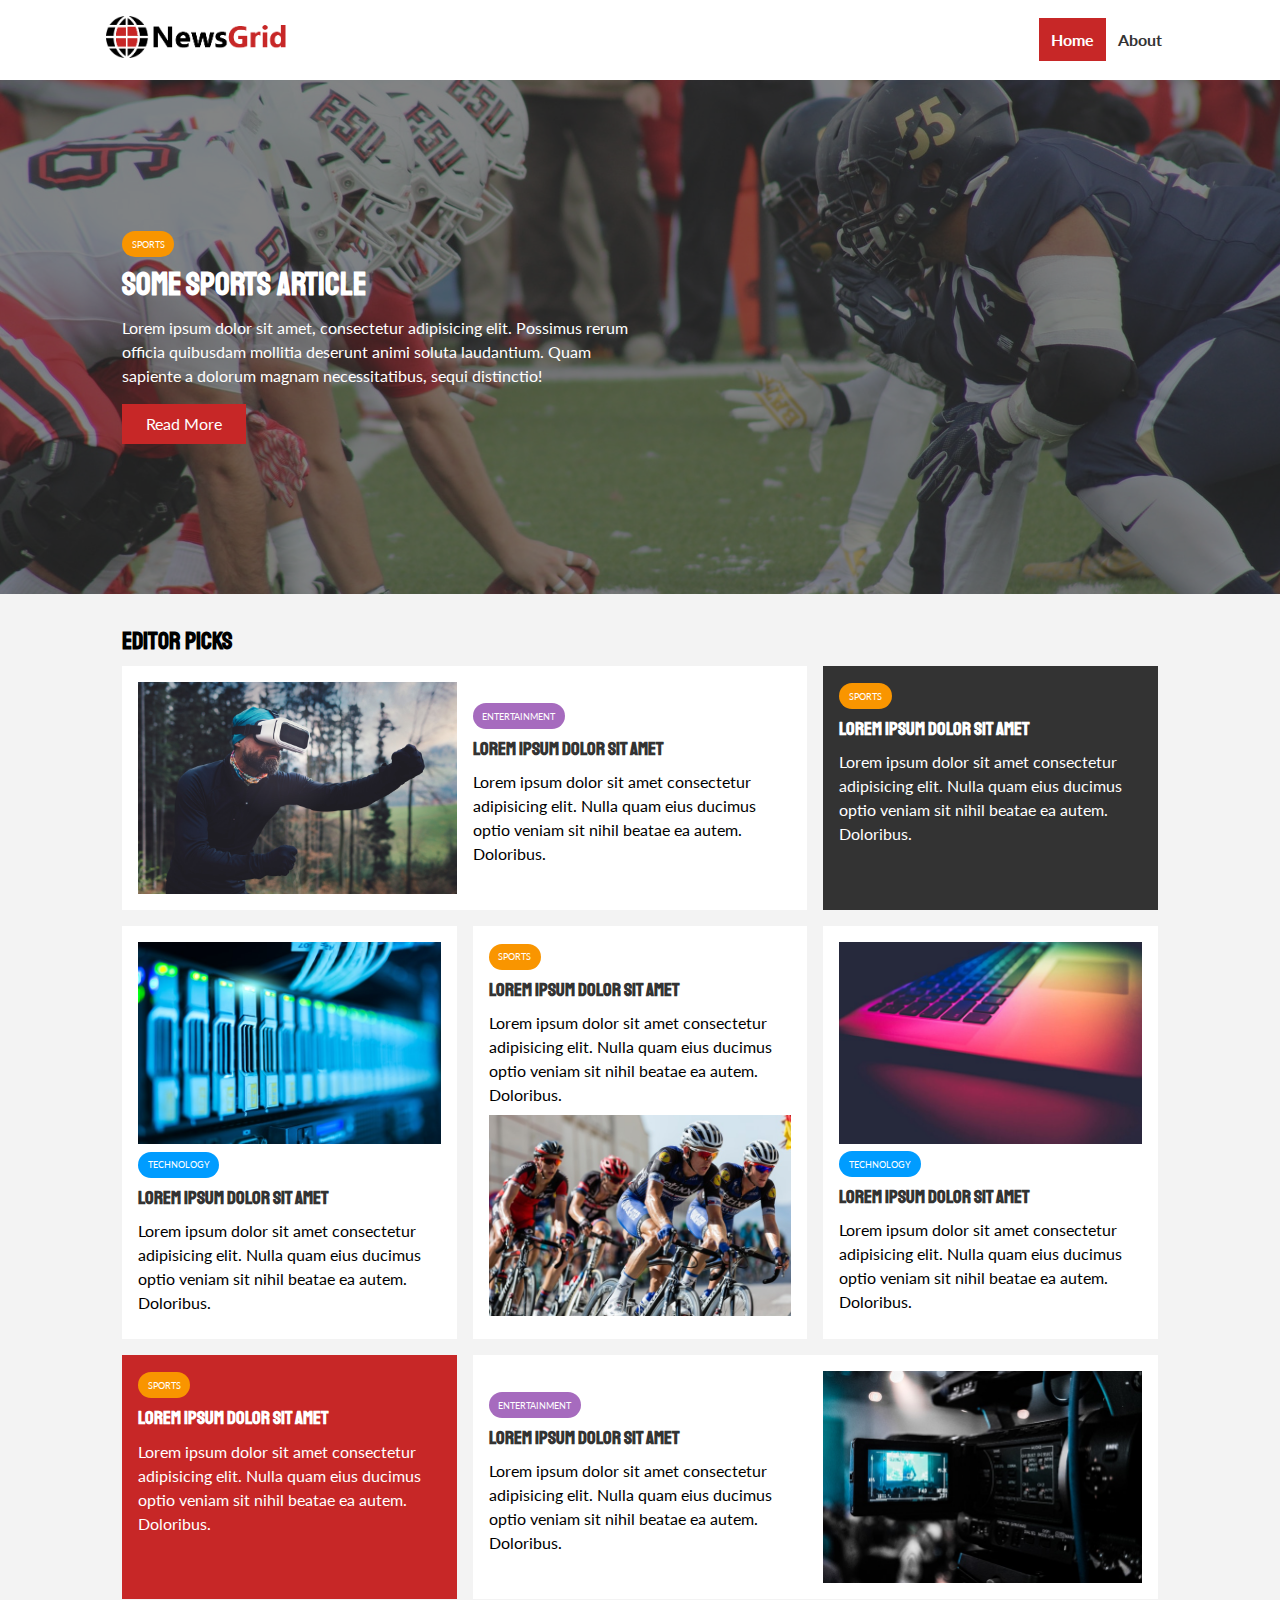
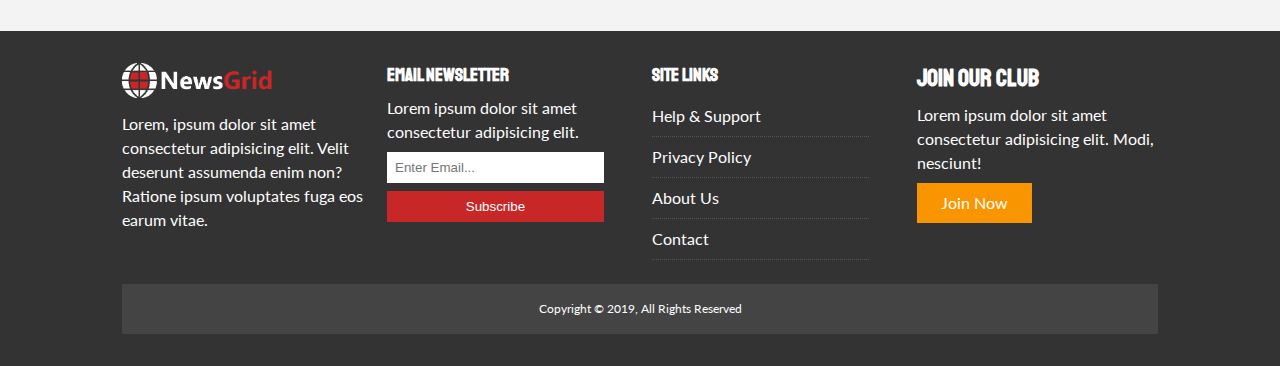
<file: index.html>
<!DOCTYPE html>
<html lang="en">
  <head>
    <meta charset="UTF-8" />
    <meta name="viewport" content="width=device-width, initial-scale=1.0" />
    <meta http-equiv="X-UA-Compatible" content="ie=edge" />
    <link
      rel="stylesheet"
      href="https://use.fontawesome.com/releases/v5.6.3/css/all.css"
      integrity="sha384-UHRtZLI+pbxtHCWp1t77Bi1L4ZtiqrqD80Kn4Z8NTSRyMA2Fd33n5dQ8lWUE00s/"
      crossorigin="anonymous"
    />
    <link
      href="https://fonts.googleapis.com/css?family=Lato|Staatliches"
      rel="stylesheet"
    />
    <link rel="stylesheet" href="css/style.css" />
    <link
      rel="stylesheet"
      media="screen and (max-width: 768px)"
      href="css/mobile.css"
    />
    <link rel="shortcut icon" type="image/x-icon" href="favicon.ico" />
    <title>NewsGrid | Latest News</title>
  </head>
  <body>
    <nav id="main-nav">
      <div class="container">
        <a href="index.html"
          ><img src="img/logo.png" alt="NewsGrid" class="logo"
        /></a>
        <div class="social">
          <a href="http://facebook.com" target="_blank"
            ><i class="fab fa-facebook fa-2x"></i
          ></a>
          <a href="http://twitter.com" target="_blank"
            ><i class="fab fa-twitter fa-2x"></i
          ></a>
          <a href="http://instagram.com" target="_blank"
            ><i class="fab fa-instagram fa-2x"></i
          ></a>
          <a href="http://youtube.com" target="_blank"
            ><i class="fab fa-youtube fa-2x"></i
          ></a>
        </div>
        <ul>
          <li><a class="current" href="index.html">Home</a></li>
          <li><a href="about.html">About</a></li>
        </ul>
      </div>
    </nav>

    <!-- Showcase -->
    <header id="showcase">
      <div class="container">
        <div class="showcase-container">
          <div class="showcase-content">
            <div class="category category-sports">Sports</div>
            <h1>Some Sports Article</h1>
            <p>
              Lorem ipsum dolor sit amet, consectetur adipisicing elit. Possimus
              rerum officia quibusdam mollitia deserunt animi soluta laudantium.
              Quam sapiente a dolorum magnam necessitatibus, sequi distinctio!
            </p>
            <a href="article.html" class="btn btn-primary">Read More</a>
          </div>
        </div>
      </div>
    </header>

    <!-- Home Articles -->
    <section id="home-articles" class="py-2">
      <div class="container">
        <h2>Editor Picks</h2>
        <div class="articles-container">
          <article class="card">
            <img src="img/articles/ent1.jpg" alt="" />
            <div>
              <div class="category category-ent">Entertainment</div>
              <h3>
                <a href="article.html">Lorem ipsum dolor sit amet</a>
              </h3>
              <p>
                Lorem ipsum dolor sit amet consectetur adipisicing elit. Nulla
                quam eius ducimus optio veniam sit nihil beatae ea autem.
                Doloribus.
              </p>
            </div>
          </article>
          <article class="card bg-dark">
            <div class="category category-sports">Sports</div>
            <h3>
              <a href="article.html">Lorem ipsum dolor sit amet</a>
            </h3>
            <p>
              Lorem ipsum dolor sit amet consectetur adipisicing elit. Nulla
              quam eius ducimus optio veniam sit nihil beatae ea autem.
              Doloribus.
            </p>
          </article>
          <article class="card">
            <img src="img/articles/tech1.jpg" alt="" />
            <div class="category category-tech">Technology</div>
            <h3>
              <a href="article.html">Lorem ipsum dolor sit amet</a>
            </h3>
            <p>
              Lorem ipsum dolor sit amet consectetur adipisicing elit. Nulla
              quam eius ducimus optio veniam sit nihil beatae ea autem.
              Doloribus.
            </p>
          </article>
          <article class="card">
            <div class="category category-sports">Sports</div>
            <h3>
              <a href="article.html">Lorem ipsum dolor sit amet</a>
            </h3>
            <p>
              Lorem ipsum dolor sit amet consectetur adipisicing elit. Nulla
              quam eius ducimus optio veniam sit nihil beatae ea autem.
              Doloribus.
            </p>
            <img src="img/articles/sports1.jpg" alt="" />
          </article>
          <article class="card">
            <img src="img/articles/tech2.jpg" alt="" />
            <div class="category category-tech">Technology</div>
            <h3>
              <a href="article.html">Lorem ipsum dolor sit amet</a>
            </h3>
            <p>
              Lorem ipsum dolor sit amet consectetur adipisicing elit. Nulla
              quam eius ducimus optio veniam sit nihil beatae ea autem.
              Doloribus.
            </p>
          </article>
          <article class="card bg-primary">
            <div class="category category-sports">Sports</div>
            <h3>
              <a href="article.html">Lorem ipsum dolor sit amet</a>
            </h3>
            <p>
              Lorem ipsum dolor sit amet consectetur adipisicing elit. Nulla
              quam eius ducimus optio veniam sit nihil beatae ea autem.
              Doloribus.
            </p>
          </article>
          <article class="card">
            <div>
              <div class="category category-ent">Entertainment</div>
              <h3>
                <a href="article.html">Lorem ipsum dolor sit amet</a>
              </h3>
              <p>
                Lorem ipsum dolor sit amet consectetur adipisicing elit. Nulla
                quam eius ducimus optio veniam sit nihil beatae ea autem.
                Doloribus.
              </p>
            </div>
            <img src="img/articles/ent2.jpg" alt="" />
          </article>
        </div>
      </div>
    </section>

    <!-- Footer -->
    <footer id="main-footer" class="py-2">
      <div class="container footer-container">
        <div>
          <img src="img/logo_light.png" alt="NewsGrid" />
          <p>
            Lorem, ipsum dolor sit amet consectetur adipisicing elit. Velit
            deserunt assumenda enim non? Ratione ipsum voluptates fuga eos earum
            vitae.
          </p>
        </div>
        <div>
          <h3>Email Newsletter</h3>
          <p>Lorem ipsum dolor sit amet consectetur adipisicing elit.</p>
          <form name="contact" method="POST" data-netlify="true">
            <input type="email" name="email" placeholder="Enter Email..." />
            <input type="submit" value="Subscribe" class="btn btn-primary" />
          </form>
        </div>
        <div>
          <h3>Site Links</h3>
          <ul class="list">
            <li><a href="#">Help & Support</a></li>
            <li><a href="#">Privacy Policy</a></li>
            <li><a href="#">About Us</a></li>
            <li><a href="#">Contact</a></li>
          </ul>
        </div>
        <div>
          <h2>Join Our Club</h2>
          <p>
            Lorem ipsum dolor sit amet consectetur adipisicing elit. Modi,
            nesciunt!
          </p>
          <a href="#" class="btn btn-secondary">Join Now</a>
        </div>
        <div>
          <p>Copyright &copy; 2019, All Rights Reserved</p>
        </div>
      </div>
    </footer>
  </body>
</html>
</file>
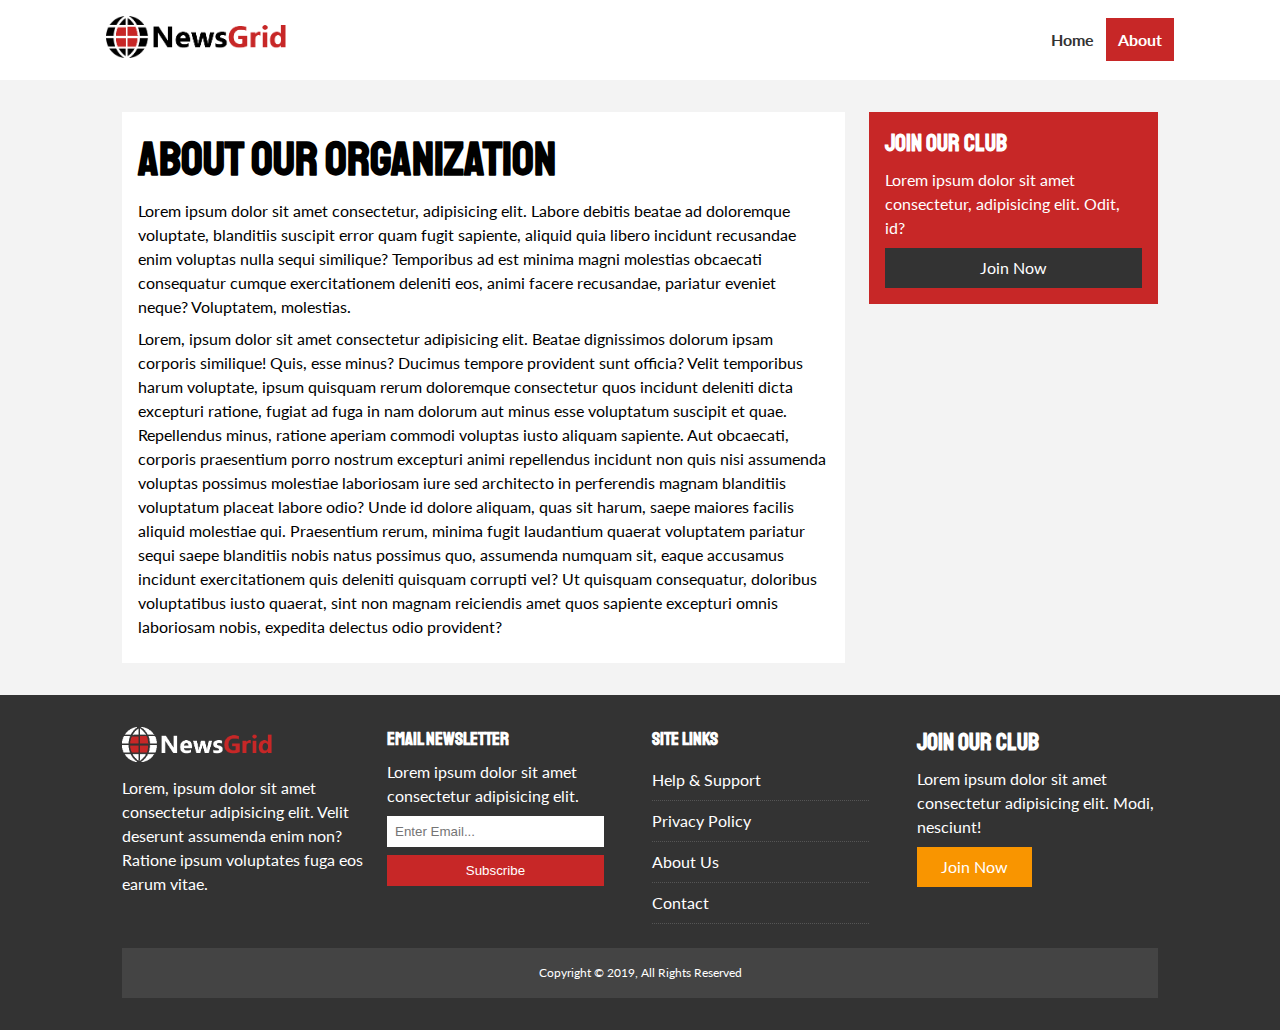
<file: about.html>
<!DOCTYPE html>
<html lang="en">
  <head>
    <meta charset="UTF-8" />
    <meta name="viewport" content="width=device-width, initial-scale=1.0" />
    <meta http-equiv="X-UA-Compatible" content="ie=edge" />
    <link
      rel="stylesheet"
      href="https://use.fontawesome.com/releases/v5.6.3/css/all.css"
      integrity="sha384-UHRtZLI+pbxtHCWp1t77Bi1L4ZtiqrqD80Kn4Z8NTSRyMA2Fd33n5dQ8lWUE00s/"
      crossorigin="anonymous"
    />
    <link
      href="https://fonts.googleapis.com/css?family=Lato|Staatliches"
      rel="stylesheet"
    />
    <link rel="stylesheet" href="css/style.css" />
    <link
      rel="stylesheet"
      media="screen and (max-width: 768px)"
      href="css/mobile.css"
    />
    <link rel="shortcut icon" type="image/x-icon" href="favicon.ico" />
    <title>NewsGrid | About</title>
  </head>
  <body>
    <nav id="main-nav">
      <div class="container">
        <a href="index.html"
          ><img src="img/logo.png" alt="NewsGrid" class="logo"
        /></a>
        <div class="social">
          <a href="http://facebook.com" target="_blank"
            ><i class="fab fa-facebook fa-2x"></i
          ></a>
          <a href="http://twitter.com" target="_blank"
            ><i class="fab fa-twitter fa-2x"></i
          ></a>
          <a href="http://instagram.com" target="_blank"
            ><i class="fab fa-instagram fa-2x"></i
          ></a>
          <a href="http://youtube.com" target="_blank"
            ><i class="fab fa-youtube fa-2x"></i
          ></a>
        </div>
        <ul>
          <li><a href="index.html">Home</a></li>
          <li><a class="current" href="about.html">About</a></li>
        </ul>
      </div>
    </nav>

    <section id="about">
      <div class="container">
        <div class="page-container">
          <article class="card">
            <h1 class="l-heading">About Our Organization</h1>
            <p>
              Lorem ipsum dolor sit amet consectetur, adipisicing elit. Labore
              debitis beatae ad doloremque voluptate, blanditiis suscipit error
              quam fugit sapiente, aliquid quia libero incidunt recusandae enim
              voluptas nulla sequi similique? Temporibus ad est minima magni
              molestias obcaecati consequatur cumque exercitationem deleniti
              eos, animi facere recusandae, pariatur eveniet neque? Voluptatem,
              molestias.
            </p>
            <p>
              Lorem, ipsum dolor sit amet consectetur adipisicing elit. Beatae
              dignissimos dolorum ipsam corporis similique! Quis, esse minus?
              Ducimus tempore provident sunt officia? Velit temporibus harum
              voluptate, ipsum quisquam rerum doloremque consectetur quos
              incidunt deleniti dicta excepturi ratione, fugiat ad fuga in nam
              dolorum aut minus esse voluptatum suscipit et quae. Repellendus
              minus, ratione aperiam commodi voluptas iusto aliquam sapiente.
              Aut obcaecati, corporis praesentium porro nostrum excepturi animi
              repellendus incidunt non quis nisi assumenda voluptas possimus
              molestiae laboriosam iure sed architecto in perferendis magnam
              blanditiis voluptatum placeat labore odio? Unde id dolore aliquam,
              quas sit harum, saepe maiores facilis aliquid molestiae qui.
              Praesentium rerum, minima fugit laudantium quaerat voluptatem
              pariatur sequi saepe blanditiis nobis natus possimus quo,
              assumenda numquam sit, eaque accusamus incidunt exercitationem
              quis deleniti quisquam corrupti vel? Ut quisquam consequatur,
              doloribus voluptatibus iusto quaerat, sint non magnam reiciendis
              amet quos sapiente excepturi omnis laboriosam nobis, expedita
              delectus odio provident?
            </p>
          </article>
          <aside class="card bg-primary">
            <h2>Join Our Club</h2>
            <p>
              Lorem ipsum dolor sit amet consectetur, adipisicing elit. Odit,
              id?
            </p>
            <a href="#" class="btn btn-dark btn-block">Join Now</a>
          </aside>
        </div>
      </div>
    </section>

    <!-- Footer -->
    <footer id="main-footer" class="py-2">
      <div class="container footer-container">
        <div>
          <img src="img/logo_light.png" alt="NewsGrid" />
          <p>
            Lorem, ipsum dolor sit amet consectetur adipisicing elit. Velit
            deserunt assumenda enim non? Ratione ipsum voluptates fuga eos earum
            vitae.
          </p>
        </div>
        <div>
          <h3>Email Newsletter</h3>
          <p>Lorem ipsum dolor sit amet consectetur adipisicing elit.</p>
          <form name="contact" method="POST" data-netlify="true">
            <input type="email" name="email" placeholder="Enter Email..." />
            <input type="submit" value="Subscribe" class="btn btn-primary" />
          </form>
        </div>
        <div>
          <h3>Site Links</h3>
          <ul class="list">
            <li><a href="#">Help & Support</a></li>
            <li><a href="#">Privacy Policy</a></li>
            <li><a href="#">About Us</a></li>
            <li><a href="#">Contact</a></li>
          </ul>
        </div>
        <div>
          <h2>Join Our Club</h2>
          <p>
            Lorem ipsum dolor sit amet consectetur adipisicing elit. Modi,
            nesciunt!
          </p>
          <a href="#" class="btn btn-secondary">Join Now</a>
        </div>
        <div>
          <p>Copyright &copy; 2019, All Rights Reserved</p>
        </div>
      </div>
    </footer>
  </body>
</html>
</file>
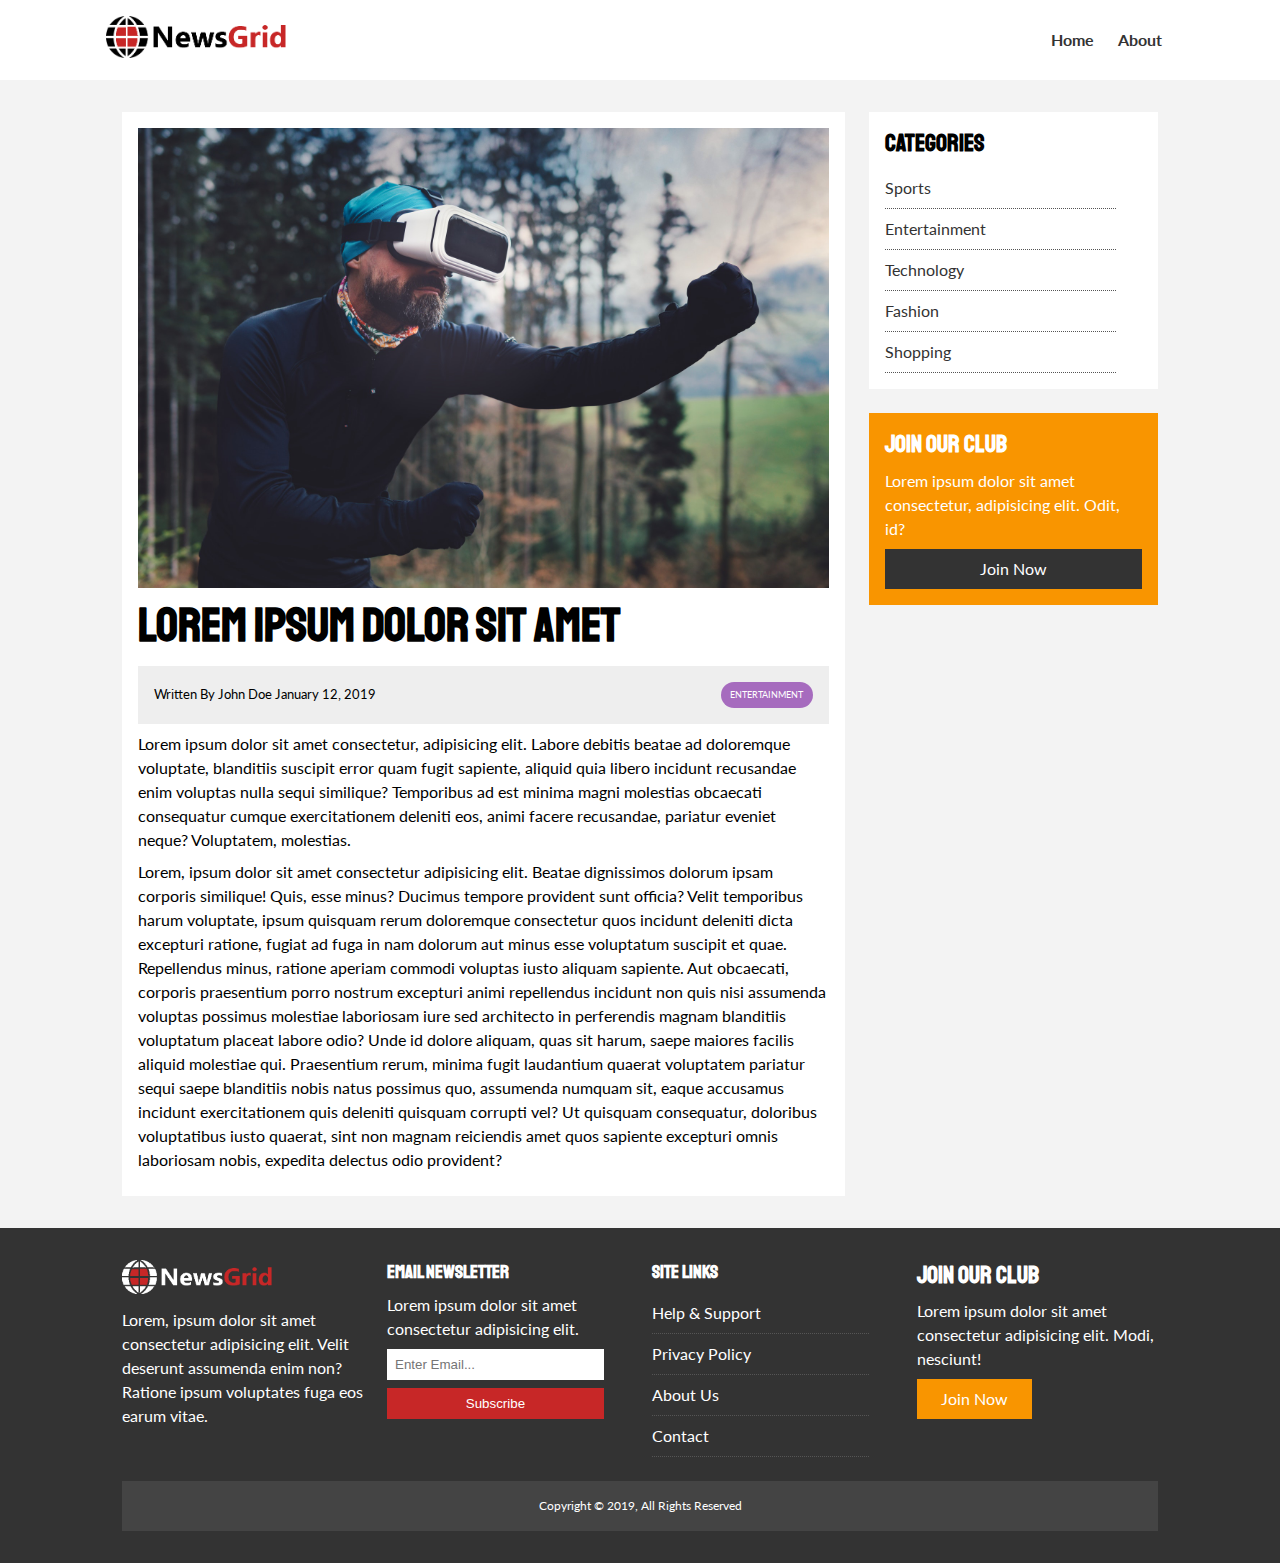
<file: article.html>
<!DOCTYPE html>
<html lang="en">
  <head>
    <meta charset="UTF-8" />
    <meta name="viewport" content="width=device-width, initial-scale=1.0" />
    <meta http-equiv="X-UA-Compatible" content="ie=edge" />
    <link
      rel="stylesheet"
      href="https://use.fontawesome.com/releases/v5.6.3/css/all.css"
      integrity="sha384-UHRtZLI+pbxtHCWp1t77Bi1L4ZtiqrqD80Kn4Z8NTSRyMA2Fd33n5dQ8lWUE00s/"
      crossorigin="anonymous"
    />
    <link
      href="https://fonts.googleapis.com/css?family=Lato|Staatliches"
      rel="stylesheet"
    />
    <link rel="stylesheet" href="css/style.css" />
    <link
      rel="stylesheet"
      media="screen and (max-width: 768px)"
      href="css/mobile.css"
    />
    <link rel="shortcut icon" type="image/x-icon" href="favicon.ico" />
    <title>NewsGrid | Latest News</title>
  </head>
  <body>
    <nav id="main-nav">
      <div class="container">
        <a href="index.html"
          ><img src="img/logo.png" alt="NewsGrid" class="logo"
        /></a>
        <div class="social">
          <a href="http://facebook.com" target="_blank"
            ><i class="fab fa-facebook fa-2x"></i
          ></a>
          <a href="http://twitter.com" target="_blank"
            ><i class="fab fa-twitter fa-2x"></i
          ></a>
          <a href="http://instagram.com" target="_blank"
            ><i class="fab fa-instagram fa-2x"></i
          ></a>
          <a href="http://youtube.com" target="_blank"
            ><i class="fab fa-youtube fa-2x"></i
          ></a>
        </div>
        <ul>
          <li><a href="index.html">Home</a></li>
          <li><a href="about.html">About</a></li>
        </ul>
      </div>
    </nav>

    <section id="article">
      <div class="container">
        <div class="page-container">
          <article class="card">
            <img src="img/articles/ent1.jpg" alt="" />
            <h1 class="l-heading">Lorem ipsum dolor sit amet</h1>
            <div class="meta">
              <small>
                <i class="fas fa-user"></i> Written By John Doe January 12, 2019
              </small>
              <div class="category category-ent">Entertainment</div>
            </div>
            <p>
              Lorem ipsum dolor sit amet consectetur, adipisicing elit. Labore
              debitis beatae ad doloremque voluptate, blanditiis suscipit error
              quam fugit sapiente, aliquid quia libero incidunt recusandae enim
              voluptas nulla sequi similique? Temporibus ad est minima magni
              molestias obcaecati consequatur cumque exercitationem deleniti
              eos, animi facere recusandae, pariatur eveniet neque? Voluptatem,
              molestias.
            </p>
            <p>
              Lorem, ipsum dolor sit amet consectetur adipisicing elit. Beatae
              dignissimos dolorum ipsam corporis similique! Quis, esse minus?
              Ducimus tempore provident sunt officia? Velit temporibus harum
              voluptate, ipsum quisquam rerum doloremque consectetur quos
              incidunt deleniti dicta excepturi ratione, fugiat ad fuga in nam
              dolorum aut minus esse voluptatum suscipit et quae. Repellendus
              minus, ratione aperiam commodi voluptas iusto aliquam sapiente.
              Aut obcaecati, corporis praesentium porro nostrum excepturi animi
              repellendus incidunt non quis nisi assumenda voluptas possimus
              molestiae laboriosam iure sed architecto in perferendis magnam
              blanditiis voluptatum placeat labore odio? Unde id dolore aliquam,
              quas sit harum, saepe maiores facilis aliquid molestiae qui.
              Praesentium rerum, minima fugit laudantium quaerat voluptatem
              pariatur sequi saepe blanditiis nobis natus possimus quo,
              assumenda numquam sit, eaque accusamus incidunt exercitationem
              quis deleniti quisquam corrupti vel? Ut quisquam consequatur,
              doloribus voluptatibus iusto quaerat, sint non magnam reiciendis
              amet quos sapiente excepturi omnis laboriosam nobis, expedita
              delectus odio provident?
            </p>
          </article>

          <aside id="categories" class="card">
            <h2>Categories</h2>
            <ul class="list">
              <li>
                <a href="#"><i class="fas fa-chevron-right"></i> Sports</a>
              </li>
              <li>
                <a href="#"
                  ><i class="fas fa-chevron-right"></i> Entertainment</a
                >
              </li>
              <li>
                <a href="#"><i class="fas fa-chevron-right"></i> Technology</a>
              </li>
              <li>
                <a href="#"><i class="fas fa-chevron-right"></i> Fashion</a>
              </li>
              <li>
                <a href="#"><i class="fas fa-chevron-right"></i> Shopping</a>
              </li>
            </ul>
          </aside>

          <aside class="card bg-secondary">
            <h2>Join Our Club</h2>
            <p>
              Lorem ipsum dolor sit amet consectetur, adipisicing elit. Odit,
              id?
            </p>
            <a href="#" class="btn btn-dark btn-block">Join Now</a>
          </aside>
        </div>
      </div>
    </section>

    <!-- Footer -->
    <footer id="main-footer" class="py-2">
      <div class="container footer-container">
        <div>
          <img src="img/logo_light.png" alt="NewsGrid" />
          <p>
            Lorem, ipsum dolor sit amet consectetur adipisicing elit. Velit
            deserunt assumenda enim non? Ratione ipsum voluptates fuga eos earum
            vitae.
          </p>
        </div>
        <div>
          <h3>Email Newsletter</h3>
          <p>Lorem ipsum dolor sit amet consectetur adipisicing elit.</p>
          <form name="contact" method="POST" data-netlify="true">
            <input type="email" name="email" placeholder="Enter Email..." />
            <input type="submit" value="Subscribe" class="btn btn-primary" />
          </form>
        </div>
        <div>
          <h3>Site Links</h3>
          <ul class="list">
            <li><a href="#">Help & Support</a></li>
            <li><a href="#">Privacy Policy</a></li>
            <li><a href="#">About Us</a></li>
            <li><a href="#">Contact</a></li>
          </ul>
        </div>
        <div>
          <h2>Join Our Club</h2>
          <p>
            Lorem ipsum dolor sit amet consectetur adipisicing elit. Modi,
            nesciunt!
          </p>
          <a href="#" class="btn btn-secondary">Join Now</a>
        </div>
        <div>
          <p>Copyright &copy; 2019, All Rights Reserved</p>
        </div>
      </div>
    </footer>
  </body>
</html>
</file>
<file: css/style.css>
:root {
  --primary-color: #c72727;
  --secondary-color: #f99500;
  --light-color: #f3f3f3;
  --dark-color: #333;
  --max-width: 1100px;
}

.category {
  --sports-color: #f99500;
  --ent-color: #a66bbe;
  --tech-color: #009cff;
}

* {
  margin: 0;
  padding: 0;
  box-sizing: border-box;
}

body {
  font-family: 'Lato', sans-serif;
  line-height: 1.5;
  background: var(--light-color);
}

a {
  color: #333;
  text-decoration: none;
}

ul {
  list-style: none;
}

p {
  margin: 0.5rem 0;
}

img {
  width: 100%;
}

h1,
h2,
h3,
h4,
h5,
h6 {
  font-family: 'Staatliches', cursive;
  margin-bottom: 0.55rem;
  line-height: 1.3;
}

/* Utility */
.container {
  max-width: var(--max-width);
  margin: 0 auto;
  padding: 0 2rem;
  overflow: hidden;
}

.category {
  display: inline-block;
  color: #fff;
  font-size: 0.55rem;
  text-transform: uppercase;
  padding: 0.4rem 0.6rem;
  border-radius: 15px;
  margin-bottom: 0.5rem;
}

.category-sports {
  background: var(--sports-color);
}
.category-ent {
  background: var(--ent-color);
}
.category-tech {
  background: var(--tech-color);
}

.btn {
  display: inline-block;
  border: none;
  background: var(--dark-color);
  color: #fff;
  padding: 0.5rem 1.5rem;
}
.btn-ligth {
  background: var(--light-color);
  color: var(--dark-color);
}
.btn-primary {
  background: var(--primary-color);
}
.btn-secondary {
  background: var(--secondary-color);
}
.btn:hover {
  opacity: 0.9;
}
.btn-block {
  display: block;
  width: 100%;
  text-align: center;
}

.card {
  background: #fff;
  padding: 1rem;
}

.bg-dark {
  background: var(--dark-color);
  color: #fff;
}
.bg-primary {
  background: var(--primary-color);
  color: #fff;
}
.bg-secondary {
  background: var(--secondary-color);
  color: #fff;
}
.bg-dark h1,
.bg-dark h2,
.bg-dark h3,
.bg-dark a,
.bg-dark,
.bg-primary h1,
.bg-primary h2,
.bg-primary h3,
.bg-primary a,
.bg-secondary h1,
.bg-secondary h2,
.bg-secondary h3,
.bg-secondary a {
  color: #fff;
}

.py-1 {
  padding: 1.5rem 0;
}
.py-2 {
  padding: 2rem 0;
}
.py-3 {
  padding: 3rem 0;
}
.p-1 {
  padding: 1rem;
}
.p-2 {
  padding: 2rem;
}
.p-3 {
  padding: 3rem;
}

.l-heading {
  font-size: 3rem;
}

.list li {
  padding: 0.5rem 0;
  border-bottom: #555 dotted 1px;
  width: 90%;
}

.list li a:hover {
  color: var(--primary-color) !important;
}

/* Inner page grid container */
.page-container {
  display: grid;
  grid-template-columns: 5fr 2fr;
  margin: 2rem 0;
  gap: 1.5rem;
}

.page-container > *:first-child {
  grid-row: 1 / span 3;
}

/* Navigation */
#main-nav {
  background: #fff;
  position: sticky;
  top: 0;
  z-index: 2;
}

#main-nav .container {
  display: grid;
  grid-template-columns: 6fr 3fr 2fr;
  padding: 1rem;
  align-items: center;
}

#main-nav .logo {
  width: 180px;
}

#main-nav ul {
  display: flex;
  justify-self: end;
}

#main-nav ul li a {
  padding: 0.75rem;
  font-weight: bold;
}

#main-nav ul li a.current {
  background: var(--primary-color);
  color: #fff;
}

#main-nav ul li a:hover {
  background: var(--light-color);
  color: var(--dark-color);
}

#main-nav .social {
  justify-self: center;
}

#main-nav .social i {
  color: #777;
}

#main-nav .social a:not(:last-child) {
  margin-right: 0.5rem;
}

/* Showcase */
#showcase {
  color: #fff;
  background: #333;
  padding: 2rem;
  position: relative;
}

#showcase::before {
  content: '';
  background: url('../img/featured.jpg') no-repeat center center/cover;
  position: absolute;
  top: 0;
  left: 0;
  width: 100%;
  height: 100%;
  opacity: 0.4;
}

#showcase .showcase-container {
  display: grid;
  grid-template-columns: repeat(2, 1fr);
  justify-content: center;
  align-items: center;
  height: 50vh;
}

#showcase .showcase-content {
  z-index: 1;
}

#showcase .showcase-content p {
  margin-bottom: 1rem;
}

/* Home Articles */
#home-articles .articles-container {
  display: grid;
  grid-template-columns: repeat(3, 1fr);
  gap: 1rem;
}

#home-articles .articles-container > *:first-child,
#home-articles .articles-container > *:last-child {
  display: grid;
  grid-template-columns: repeat(2, 1fr);
  grid-column: 1 / span 2;
  gap: 1rem;
  align-items: center;
}

#home-articles .articles-container > *:last-child {
  grid-column: 2 / span 2;
}

#article .meta {
  display: flex;
  justify-content: space-between;
  align-items: center;
  background: #eee;
  padding: 1rem;
}

#article .meta .category {
  margin-bottom: 0;
}

/* Footer */
#main-footer {
  background: var(--dark-color);
  color: #fff;
}

#main-footer img {
  width: 150px;
}

#main-footer a {
  color: #fff;
}

#main-footer .footer-container {
  display: grid;
  grid-template-columns: repeat(4, 1fr);
  gap: 1.5rem;
}

#main-footer .footer-container > *:last-child {
  background: #444;
  grid-column: 1 / span 4;
  padding: 0.5rem;
  text-align: center;
  font-size: 0.75rem;
}

#main-footer .footer-container input[type='email'] {
  width: 90%;
  padding: 0.5rem;
  margin-bottom: 0.5rem;
  border: none;
}

#main-footer .footer-container input[type='submit'] {
  width: 90%;
}
</file>
<file: css/mobile.css>
#main-nav .social {
  display: none;
}

#main-nav .container {
  grid-template-columns: 1fr;
  gap: 1.2rem;
}

#main-nav ul,
#main-nav .logo {
  justify-self: center;
}

#main-nav ul li a {
  padding: 0.4rem;
}

#home-articles .articles-container {
  grid-template-columns: repeat(2, 1fr);
}

#home-articles .articles-container > *:first-child,
#home-articles .articles-container > *:last-child {
  grid-template-columns: 1fr;
  grid-column: 1;
}

@media (max-width: 600px) {
  /* Stack Grid Items */
  #showcase .showcase-container,
  #home-articles .articles-container,
  #main-footer .footer-container {
    grid-template-columns: 1fr;
  }

  #main-footer .footer-container > *:last-child {
    grid-column: 1;
  }

  #main-footer .footer-container > *:first-child,
  #main-footer .footer-container > *:nth-child(2) {
    border-bottom: #444 dotted 1px;
    padding-bottom: 1rem;
  }

  .page-container {
    grid-template-columns: 1fr;
  }

  .page-container > *:first-child {
    grid-row: 1;
  }
}

.l-heading {
  font-size: 2rem;
}
</file>
